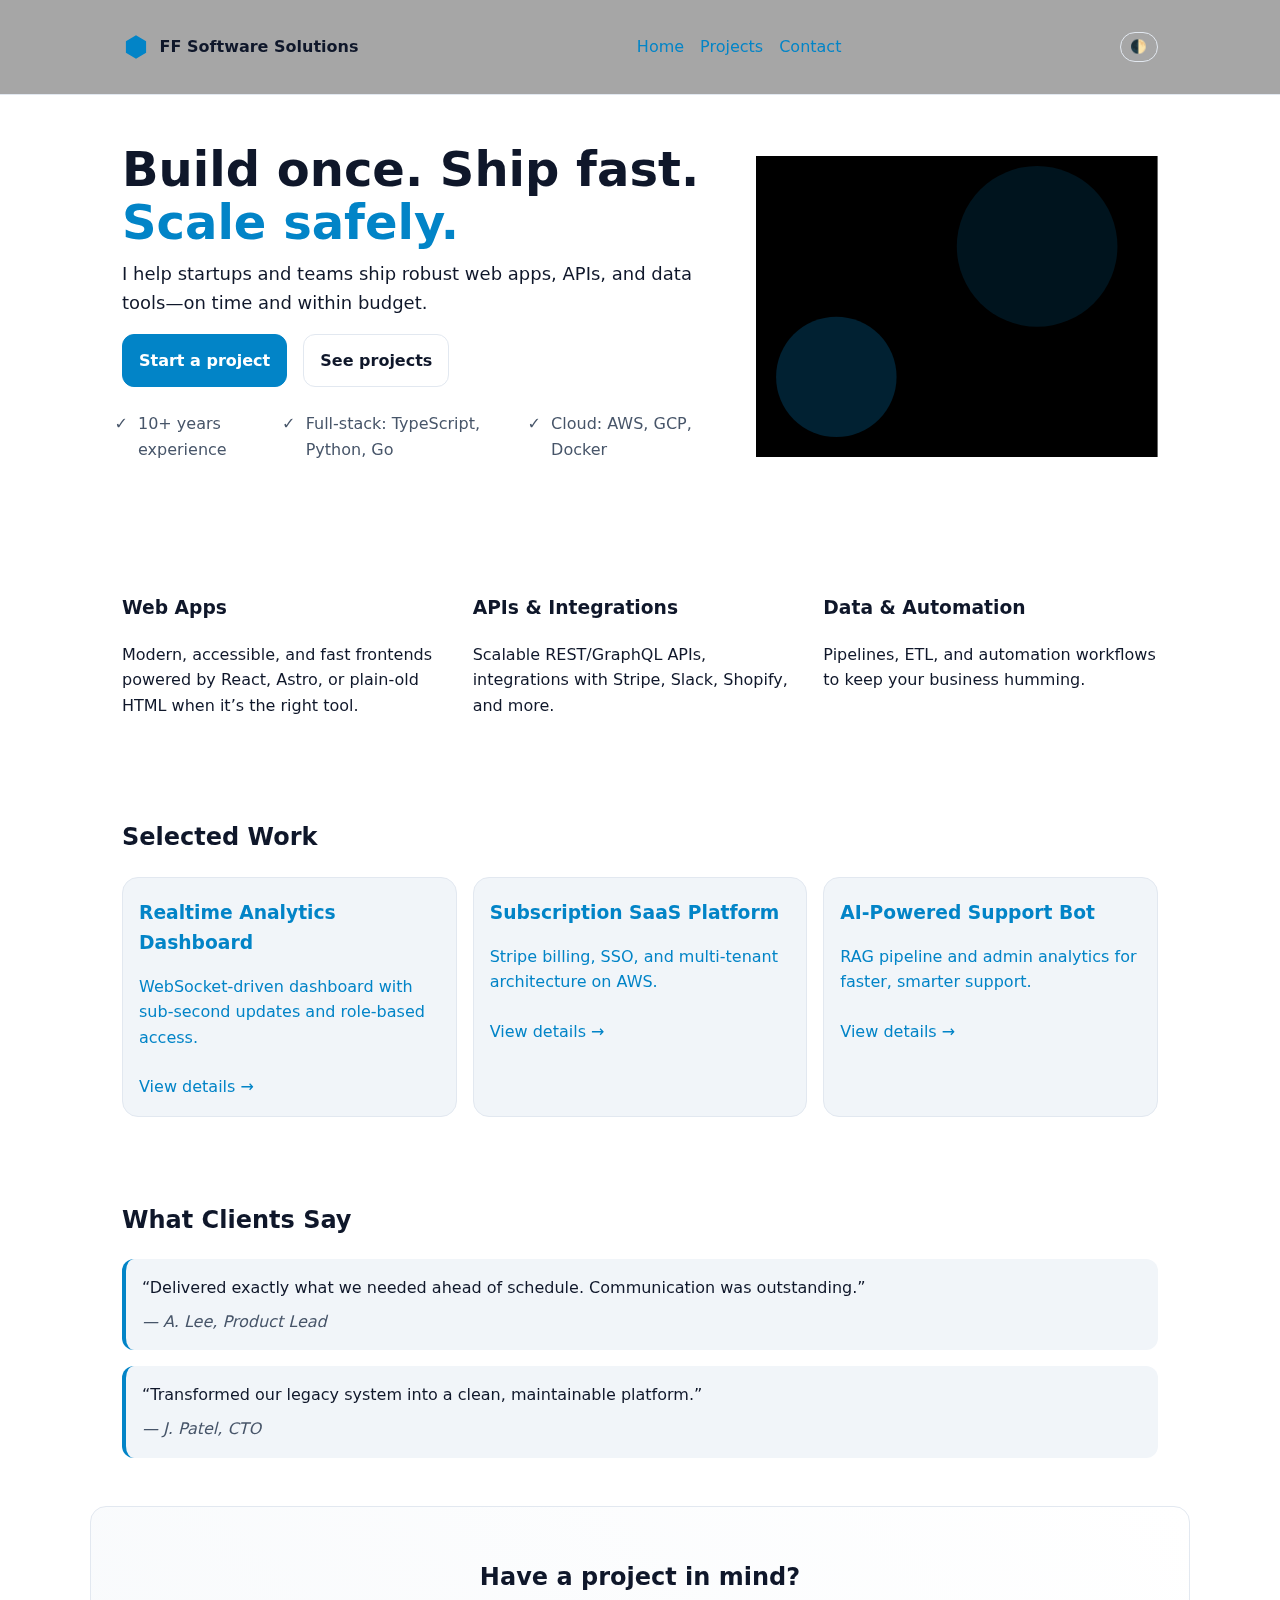
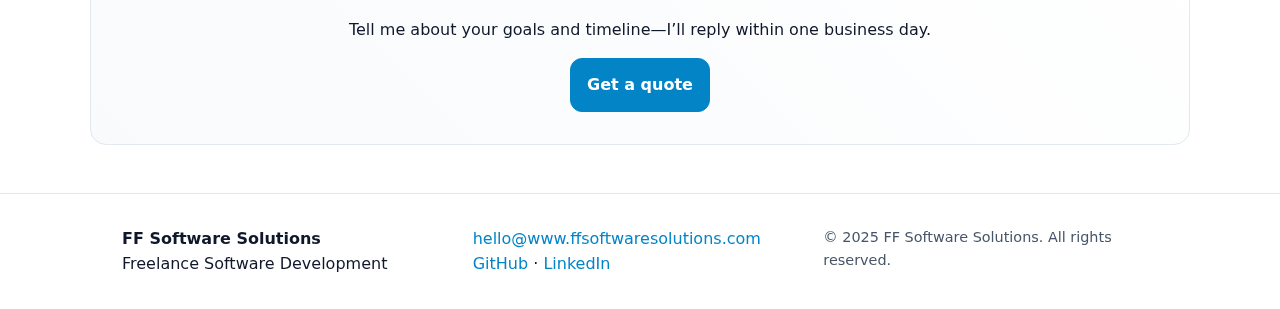
<file: index.html>
<!doctype html>
<html lang="en" class="scroll-smooth">

<head>
  <meta charset="utf-8">
  <meta name="viewport" content="width=device-width, initial-scale=1">
  <title>FF Software Solutions — Freelance Software Development</title>
  <meta name="description"
    content="Freelance Software Development specializing in fast, reliable web apps, APIs, and data tools.">
  <link rel="canonical" href="https://www.ffsoftwaresolutions.com/">
  <link rel="icon" href="assets/img/favicon.svg" type="image/svg+xml">
  <meta name="theme-color" content="#0ea5e9">
  <!-- Open Graph -->
  <meta property="og:title" content="FF Software Solutions — Freelance Software Development">
  <meta property="og:description"
    content="Freelance Software Development specializing in fast, reliable web apps, APIs, and data tools.">
  <meta property="og:type" content="website">
  <meta property="og:url" content="https://www.ffsoftwaresolutions.com/">
  <meta property="og:image" content="assets/img/og-image.png">
  <!-- Twitter -->
  <meta name="twitter:card" content="summary_large_image">
  <meta name="twitter:title" content="FF Software Solutions — Freelance Software Development">
  <meta name="twitter:description"
    content="Freelance Software Development specializing in fast, reliable web apps, APIs, and data tools.">
  <meta name="twitter:image" content="assets/img/og-image.png">
  <link rel="manifest" href="manifest.webmanifest">
  <link rel="stylesheet" href="assets/css/styles.css">
  <script defer src="assets/js/main.js"></script>
  <script type="application/ld+json">
  {
  "@context": "https://schema.org",
  "@type": "Person",
  "name": "FF Software Solutions",
  "url": "https://www.ffsoftwaresolutions.com",
  "jobTitle": "Software Developer",
  "description": "Freelance Software Development specializing in fast, reliable web apps, APIs, and data tools.",
  "sameAs": [
    "https://github.com/ffsoftwaresolutions",
    "https://www.linkedin.com/in/ff-software-solutions"
  ],
  "knowsAbout": [
    "Web Development",
    "APIs",
    "TypeScript",
    "Python",
    "DevOps"
  ]
}
  </script>
</head>

<body>
  <a class="skip-link" href="#main">Skip to content</a>
  <header class="site-header">
    <div class="container header-row">
      <a class="brand" href="index.html" aria-label="Go to homepage">
        <svg width="28" height="28" viewBox="0 0 24 24" aria-hidden="true">
          <path d="M12 2l8.66 5v10l-8.66 5L3.34 17V7L12 2z" class="logo" />
        </svg>
        <span>FF Software Solutions</span>
      </a>
      <nav class="nav" aria-label="Main">
        <button class="nav-toggle" aria-expanded="false" aria-controls="primary-menu">Menu</button>
        <ul id="primary-menu" class="menu">
          <li><a href="index.html">Home</a></li>
          <li><a href="projects.html">Projects</a></li>
          <li><a href="contact.html">Contact</a></li>
        </ul>
      </nav>
      <button class="theme-toggle" aria-label="Toggle theme">🌓</button>
    </div>
  </header>
  <main id="main">

    <section class="hero container">
      <div class="hero-text">
        <h1>Build once. Ship fast. <span class="accent">Scale safely.</span></h1>
        <p>I help startups and teams ship robust web apps, APIs, and data tools—on time and within budget.</p>
        <div class="cta-row">
          <a class="btn primary" href="contact.html">Start a project</a>
          <a class="btn ghost" href="projects.html">See projects</a>
        </div>
        <ul class="trust">
          <li>10+ years experience</li>
          <li>Full‑stack: TypeScript, Python, Go</li>
          <li>Cloud: AWS, GCP, Docker</li>
        </ul>
      </div>
      <div class="hero-art" aria-hidden="true">
        <svg viewBox="0 0 400 300">
          <defs>
            <linearGradient id="g" x1="0" y1="0" x2="1" y2="1">
              <stop offset="0" />
              <stop offset="1" />
            </linearGradient>
          </defs>
          <rect width="400" height="300" class="hero-bg" />
          <circle cx="80" cy="220" r="60" class="b1" />
          <circle cx="280" cy="90" r="80" class="b2" />
        </svg>
      </div>
    </section>

    <section class="container grid-3 features">
      <article>
        <h3>Web Apps</h3>
        <p>Modern, accessible, and fast frontends powered by React, Astro, or plain-old HTML when it’s the right tool.
        </p>
      </article>
      <article>
        <h3>APIs & Integrations</h3>
        <p>Scalable REST/GraphQL APIs, integrations with Stripe, Slack, Shopify, and more.</p>
      </article>
      <article>
        <h3>Data & Automation</h3>
        <p>Pipelines, ETL, and automation workflows to keep your business humming.</p>
      </article>
    </section>

    <section class="container">
      <h2>Selected Work</h2>
      <div class="cards">
        <a class="card" href="projects.html">
          <h3>Realtime Analytics Dashboard</h3>
          <p>WebSocket-driven dashboard with sub‑second updates and role‑based access.</p>
          <span>View details →</span>
        </a>
        <a class="card" href="projects.html">
          <h3>Subscription SaaS Platform</h3>
          <p>Stripe billing, SSO, and multi-tenant architecture on AWS.</p>
          <span>View details →</span>
        </a>
        <a class="card" href="projects.html">
          <h3>AI-Powered Support Bot</h3>
          <p>RAG pipeline and admin analytics for faster, smarter support.</p>
          <span>View details →</span>
        </a>
      </div>
    </section>

    <section class="container testimonials">
      <h2>What Clients Say</h2>
      <blockquote>
        “Delivered exactly what we needed ahead of schedule. Communication was outstanding.”
        <cite>— A. Lee, Product Lead</cite>
      </blockquote>
      <blockquote>
        “Transformed our legacy system into a clean, maintainable platform.”
        <cite>— J. Patel, CTO</cite>
      </blockquote>
    </section>

    <section class="container cta-banner">
      <h2>Have a project in mind?</h2>
      <p>Tell me about your goals and timeline—I’ll reply within one business day.</p>
      <a class="btn primary" href="contact.html">Get a quote</a>
    </section>

  </main>
  <footer class="site-footer">
    <div class="container footer-grid">
      <div>
        <strong>FF Software Solutions</strong><br>
        Freelance Software Development
      </div>
      <div>
        <a href="mailto:hey@www.ffsoftwaresolutions.com">hello@www.ffsoftwaresolutions.com</a><br>
        <a href="https://github.com/ffsoftwaresolutions" rel="me">GitHub</a> ·
        <a href="https://www.linkedin.com/in/ff-software-solutions" rel="me">LinkedIn</a>
      </div>
      <div class="fineprint">© 2025 FF Software Solutions. All rights reserved.</div>
    </div>
  </footer>
</body>

</html>
</file>
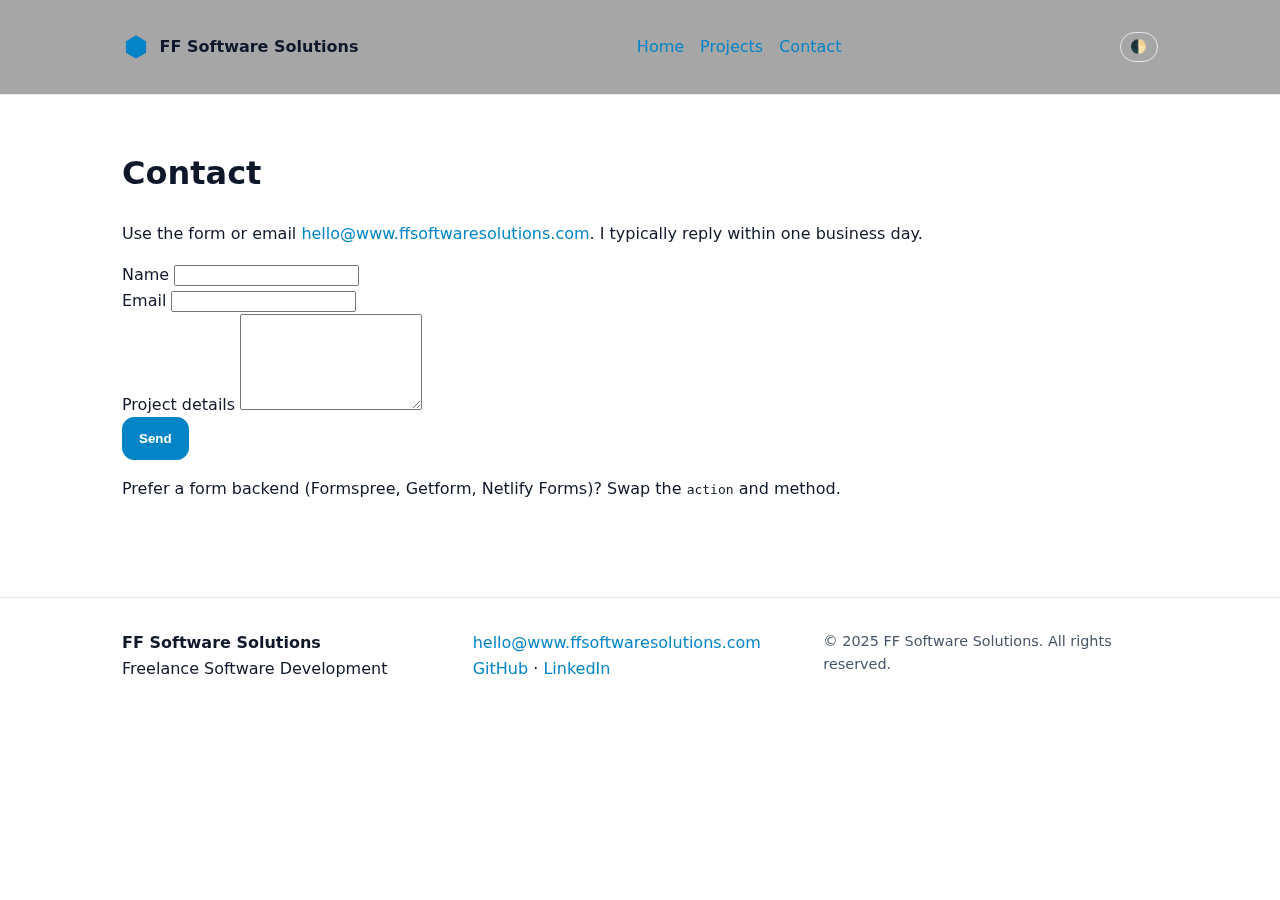
<file: contact.html>
<!doctype html>
<html lang="en" class="scroll-smooth">

<head>
  <meta charset="utf-8">
  <meta name="viewport" content="width=device-width, initial-scale=1">
  <title>Contact — FF Software Solutions — Freelance Software Development</title>
  <meta name="description"
    content="Freelance Software Development specializing in fast, reliable web apps, APIs, and data tools.">
  <link rel="canonical" href="https://www.ffsoftwaresolutions.com/contact.html">
  <link rel="icon" href="assets/img/favicon.svg" type="image/svg+xml">
  <meta name="theme-color" content="#0ea5e9">
  <!-- Open Graph -->
  <meta property="og:title" content="Contact — FF Software Solutions — Freelance Software Development">
  <meta property="og:description"
    content="Freelance Software Development specializing in fast, reliable web apps, APIs, and data tools.">
  <meta property="og:type" content="website">
  <meta property="og:url" content="https://www.ffsoftwaresolutions.com/contact.html">
  <meta property="og:image" content="assets/img/og-image.png">
  <!-- Twitter -->
  <meta name="twitter:card" content="summary_large_image">
  <meta name="twitter:title" content="Contact — FF Software Solutions — Freelance Software Development">
  <meta name="twitter:description"
    content="Freelance Software Development specializing in fast, reliable web apps, APIs, and data tools.">
  <meta name="twitter:image" content="assets/img/og-image.png">
  <link rel="manifest" href="manifest.webmanifest">
  <link rel="stylesheet" href="assets/css/styles.css">
  <script defer src="assets/js/main.js"></script>
  <script type="application/ld+json">
  {
  "@context": "https://schema.org",
  "@type": "Person",
  "name": "FF Software Solutions",
  "url": "https://www.ffsoftwaresolutions.com",
  "jobTitle": "Software Developer",
  "description": "Freelance Software Development specializing in fast, reliable web apps, APIs, and data tools.",
  "sameAs": [
    "https://github.com/ffsoftwaresolutions",
    "https://www.linkedin.com/in/ff-software-solutions"
  ],
  "knowsAbout": [
    "Web Development",
    "APIs",
    "TypeScript",
    "Python",
    "DevOps"
  ]
}
  </script>
</head>

<body>
  <a class="skip-link" href="#main">Skip to content</a>
  <header class="site-header">
    <div class="container header-row">
      <a class="brand" href="index.html" aria-label="Go to homepage">
        <svg width="28" height="28" viewBox="0 0 24 24" aria-hidden="true">
          <path d="M12 2l8.66 5v10l-8.66 5L3.34 17V7L12 2z" class="logo" />
        </svg>
        <span>FF Software Solutions</span>
      </a>
      <nav class="nav" aria-label="Main">
        <button class="nav-toggle" aria-expanded="false" aria-controls="primary-menu">Menu</button>
        <ul id="primary-menu" class="menu">
          <li><a href="index.html">Home</a></li>
          <li><a href="projects.html">Projects</a></li>
          <li><a href="contact.html">Contact</a></li>
        </ul>
      </nav>
      <button class="theme-toggle" aria-label="Toggle theme">🌓</button>
    </div>
  </header>
  <main id="main">

    <section class="container">
      <h1>Contact</h1>
      <p>Use the form or email <a href="mailto:hey@www.ffsoftwaresolutions.com">hello@www.ffsoftwaresolutions.com</a>.
        I typically reply within one
        business day.</p>
      <form class="contact-form" method="get" action="mailto:hey@www.ffsoftwaresolutions.com">
        <div class="field">
          <label for="name">Name</label>
          <input id="name" name="name" required>
        </div>
        <div class="field">
          <label for="email">Email</label>
          <input id="email" name="email" type="email" required>
        </div>
        <div class="field">
          <label for="message">Project details</label>
          <textarea id="message" name="message" rows="6" required></textarea>
        </div>
        <button class="btn primary" type="submit">Send</button>
        <p class="form-note">Prefer a form backend (Formspree, Getform, Netlify Forms)? Swap the <code>action</code> and
          method.</p>
      </form>
    </section>

  </main>
  <footer class="site-footer">
    <div class="container footer-grid">
      <div>
        <strong>FF Software Solutions</strong><br>
        Freelance Software Development
      </div>
      <div>
        <a href="mailto:hey@www.ffsoftwaresolutions.com">hello@www.ffsoftwaresolutions.com</a><br>
        <a href="https://github.com/ffsoftwaresolutions" rel="me">GitHub</a> ·
        <a href="https://www.linkedin.com/in/ff-software-solutions" rel="me">LinkedIn</a>
      </div>
      <div class="fineprint">© 2025 FF Software Solutions. All rights reserved.</div>
    </div>
  </footer>
</body>

</html>
</file>
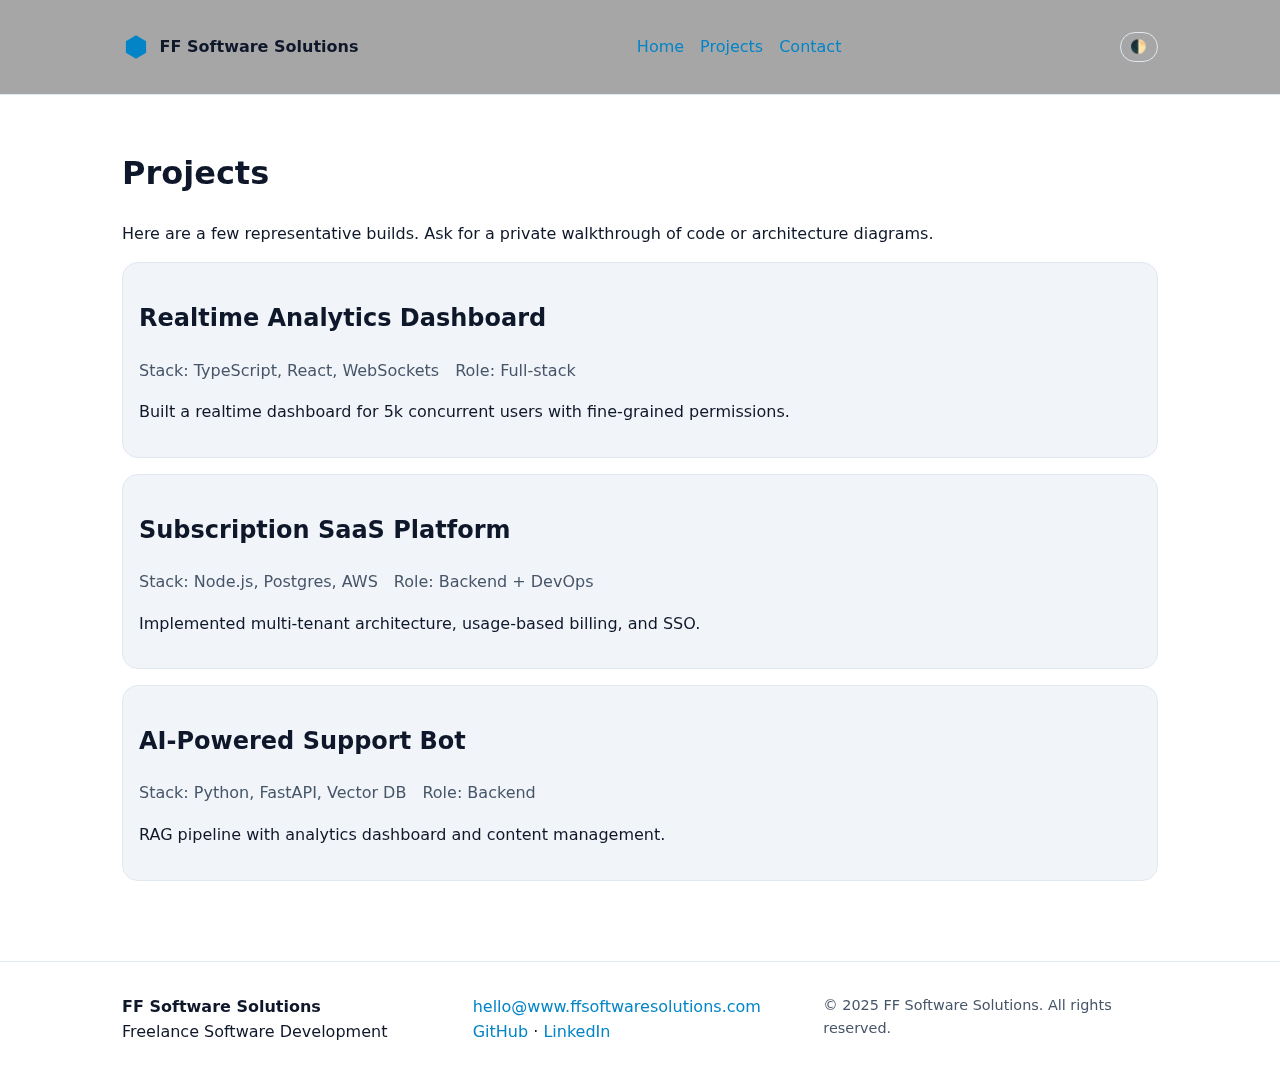
<file: projects.html>
<!doctype html>
<html lang="en" class="scroll-smooth">

<head>
  <meta charset="utf-8">
  <meta name="viewport" content="width=device-width, initial-scale=1">
  <title>Projects — FF Software Solutions — Freelance Software Development</title>
  <meta name="description"
    content="Freelance Software Development specializing in fast, reliable web apps, APIs, and data tools.">
  <link rel="canonical" href="https://www.ffsoftwaresolutions.com/projects.html">
  <link rel="icon" href="assets/img/favicon.svg" type="image/svg+xml">
  <meta name="theme-color" content="#0ea5e9">
  <!-- Open Graph -->
  <meta property="og:title" content="Projects — FF Software Solutions — Freelance Software Development">
  <meta property="og:description"
    content="Freelance Software Development specializing in fast, reliable web apps, APIs, and data tools.">
  <meta property="og:type" content="website">
  <meta property="og:url" content="https://www.ffsoftwaresolutions.com/projects.html">
  <meta property="og:image" content="assets/img/og-image.png">
  <!-- Twitter -->
  <meta name="twitter:card" content="summary_large_image">
  <meta name="twitter:title" content="Projects — FF Software Solutions — Freelance Software Development">
  <meta name="twitter:description"
    content="Freelance Software Development specializing in fast, reliable web apps, APIs, and data tools.">
  <meta name="twitter:image" content="assets/img/og-image.png">
  <link rel="manifest" href="manifest.webmanifest">
  <link rel="stylesheet" href="assets/css/styles.css">
  <script defer src="assets/js/main.js"></script>
  <script type="application/ld+json">
  {
  "@context": "https://schema.org",
  "@type": "Person",
  "name": "FF Software Solutions",
  "url": "https://www.ffsoftwaresolutions.com",
  "jobTitle": "Software Developer",
  "description": "Freelance Software Development specializing in fast, reliable web apps, APIs, and data tools.",
  "sameAs": [
    "https://github.com/ffsoftwaresolutions",
    "https://www.linkedin.com/in/ff-software-solutions"
  ],
  "knowsAbout": [
    "Web Development",
    "APIs",
    "TypeScript",
    "Python",
    "DevOps"
  ]
}
  </script>
</head>

<body>
  <a class="skip-link" href="#main">Skip to content</a>
  <header class="site-header">
    <div class="container header-row">
      <a class="brand" href="index.html" aria-label="Go to homepage">
        <svg width="28" height="28" viewBox="0 0 24 24" aria-hidden="true">
          <path d="M12 2l8.66 5v10l-8.66 5L3.34 17V7L12 2z" class="logo" />
        </svg>
        <span>FF Software Solutions</span>
      </a>
      <nav class="nav" aria-label="Main">
        <button class="nav-toggle" aria-expanded="false" aria-controls="primary-menu">Menu</button>
        <ul id="primary-menu" class="menu">
          <li><a href="index.html">Home</a></li>
          <li><a href="projects.html">Projects</a></li>
          <li><a href="contact.html">Contact</a></li>
        </ul>
      </nav>
      <button class="theme-toggle" aria-label="Toggle theme">🌓</button>
    </div>
  </header>
  <main id="main">

    <section class="container">
      <h1>Projects</h1>
      <p>Here are a few representative builds. Ask for a private walkthrough of code or architecture diagrams.</p>
      <div class="projects-list">
        <article class="project">
          <h2>Realtime Analytics Dashboard</h2>
          <ul class="meta">
            <li>Stack: TypeScript, React, WebSockets</li>
            <li>Role: Full‑stack</li>
          </ul>
          <p>Built a realtime dashboard for 5k concurrent users with fine‑grained permissions.</p>
        </article>
        <article class="project">
          <h2>Subscription SaaS Platform</h2>
          <ul class="meta">
            <li>Stack: Node.js, Postgres, AWS</li>
            <li>Role: Backend + DevOps</li>
          </ul>
          <p>Implemented multi‑tenant architecture, usage‑based billing, and SSO.</p>
        </article>
        <article class="project">
          <h2>AI‑Powered Support Bot</h2>
          <ul class="meta">
            <li>Stack: Python, FastAPI, Vector DB</li>
            <li>Role: Backend</li>
          </ul>
          <p>RAG pipeline with analytics dashboard and content management.</p>
        </article>
      </div>
    </section>

  </main>
  <footer class="site-footer">
    <div class="container footer-grid">
      <div>
        <strong>FF Software Solutions</strong><br>
        Freelance Software Development
      </div>
      <div>
        <a href="mailto:hey@www.ffsoftwaresolutions.com">hello@www.ffsoftwaresolutions.com</a><br>
        <a href="https://github.com/ffsoftwaresolutions" rel="me">GitHub</a> ·
        <a href="https://www.linkedin.com/in/ff-software-solutions" rel="me">LinkedIn</a>
      </div>
      <div class="fineprint">© 2025 FF Software Solutions. All rights reserved.</div>
    </div>
  </footer>
</body>

</html>
</file>
<file: assets/css/styles.css>
:root{
  --bg: #0b1220;
  --bg-soft: #0f172a;
  --text: #e5e7eb;
  --muted: #a1a1aa;
  --accent: #0ea5e9;
  --card: #111827;
  --border: #1f2937;
}
@media (prefers-color-scheme: light){
  :root{
    --bg: #ffffff;
    --bg-soft: #f8fafc;
    --text: #0f172a;
    --muted: #475569;
    --accent: #0284c7;
    --card: #f1f5f9;
    --border: #e2e8f0;
  }
}
*{box-sizing:border-box}
html,body{margin:0;padding:0}
body{
  font-family: ui-sans-serif, system-ui, -apple-system, Segoe UI, Roboto, Inter, Arial, "Apple Color Emoji","Segoe UI Emoji";
  background: var(--bg);
  color: var(--text);
  line-height:1.6;
}
a{color:var(--accent);text-decoration:none}
a:hover{text-decoration:underline}
.container{max-width:1100px;margin:0 auto;padding:2rem}
.skip-link{position:absolute;left:-9999px;top:auto;width:1px;height:1px;overflow:hidden}
.skip-link:focus{left:1rem;top:1rem;width:auto;height:auto;background:#000;color:#fff;padding:.5rem 1rem;z-index:1000}
.site-header{
  position:sticky;top:0;background:rgba(0,0,0,.35);
  backdrop-filter:saturate(1.2) blur(10px);
  border-bottom:1px solid var(--border);
  z-index:50;
}
.header-row{display:flex;align-items:center;gap:1rem;justify-content:space-between}
.brand{display:flex;align-items:center;gap:.6rem;font-weight:700;color:var(--text)}
.logo{fill:var(--accent)}
.menu{display:flex;gap:1rem;list-style:none;margin:0;padding:0}
.nav-toggle{display:none}
.theme-toggle{background:transparent;border:1px solid var(--border);border-radius:999px;padding:.4rem .6rem;color:var(--text);cursor:pointer}
.hero{display:grid;grid-template-columns:1.2fr .8fr;gap:2rem;align-items:center;padding-top:3rem}
.hero h1{font-size:clamp(2rem,4vw,3rem);line-height:1.1;margin:0 0 .75rem}
.hero p{font-size:1.125rem;margin:0 0 1rem}
.accent{color:var(--accent)}
.cta-row{display:flex;gap:1rem;margin:1rem 0 1.5rem}
.btn{display:inline-block;padding:.8rem 1rem;border-radius:.75rem;border:1px solid var(--border);font-weight:600}
.btn.primary{background:var(--accent);color:#fff;border-color:var(--accent)}
.btn.ghost{background:transparent;color:var(--text)}
.trust{display:flex;gap:1rem;list-style: "✓  ";padding-left:1rem;color:var(--muted)}
.hero-art svg .hero-bg{fill:url(#g)}
.hero-art svg .b1{fill:var(--accent);opacity:.25}
.hero-art svg .b2{fill:var(--accent);opacity:.15}
.grid-3{display:grid;grid-template-columns:repeat(3,1fr);gap:1rem;margin-top:2rem}
.cards{display:grid;grid-template-columns:repeat(3,1fr);gap:1rem}
.card{display:block;background:var(--card);border:1px solid var(--border);border-radius:1rem;padding:1rem}
.card h3{margin:.25rem 0 .5rem}
.card span{display:inline-block;margin-top:.5rem}
.testimonials blockquote{background:var(--card);border-left:4px solid var(--accent);padding:1rem;border-radius:.75rem;margin:1rem 0}
.testimonials cite{display:block;color:var(--muted);margin-top:.5rem}
.cta-banner{background:linear-gradient(45deg, var(--bg-soft), transparent);border:1px solid var(--border);padding:2rem;border-radius:1rem;text-align:center}
.projects-list{display:grid;grid-template-columns:1fr;gap:1rem}
.project{background:var(--card);border:1px solid var(--border);border-radius:1rem;padding:1rem}
.meta{display:flex;gap:1rem;list-style:none;padding:0;color:var(--muted);margin:.25rem 0 1rem}
.site-footer{border-top:1px solid var(--border);margin-top:3rem}
.footer-grid{display:grid;grid-template-columns:repeat(3,1fr);gap:1rem}
.fineprint{color:var(--muted);font-size:.9rem}
/* Responsive */
@media (max-width: 900px){
  .hero{grid-template-columns:1fr}
  .grid-3,.cards{grid-template-columns:1fr}
  .menu{display:none;flex-direction:column;background:var(--bg-soft);position:absolute;right:1rem;top:62px;padding:1rem;border:1px solid var(--border);border-radius:.75rem}
  .nav-toggle{display:inline-block;background:transparent;border:1px solid var(--border);border-radius:.6rem;padding:.4rem .6rem;color:var(--text)}
  .footer-grid{grid-template-columns:1fr}
}
</file>
